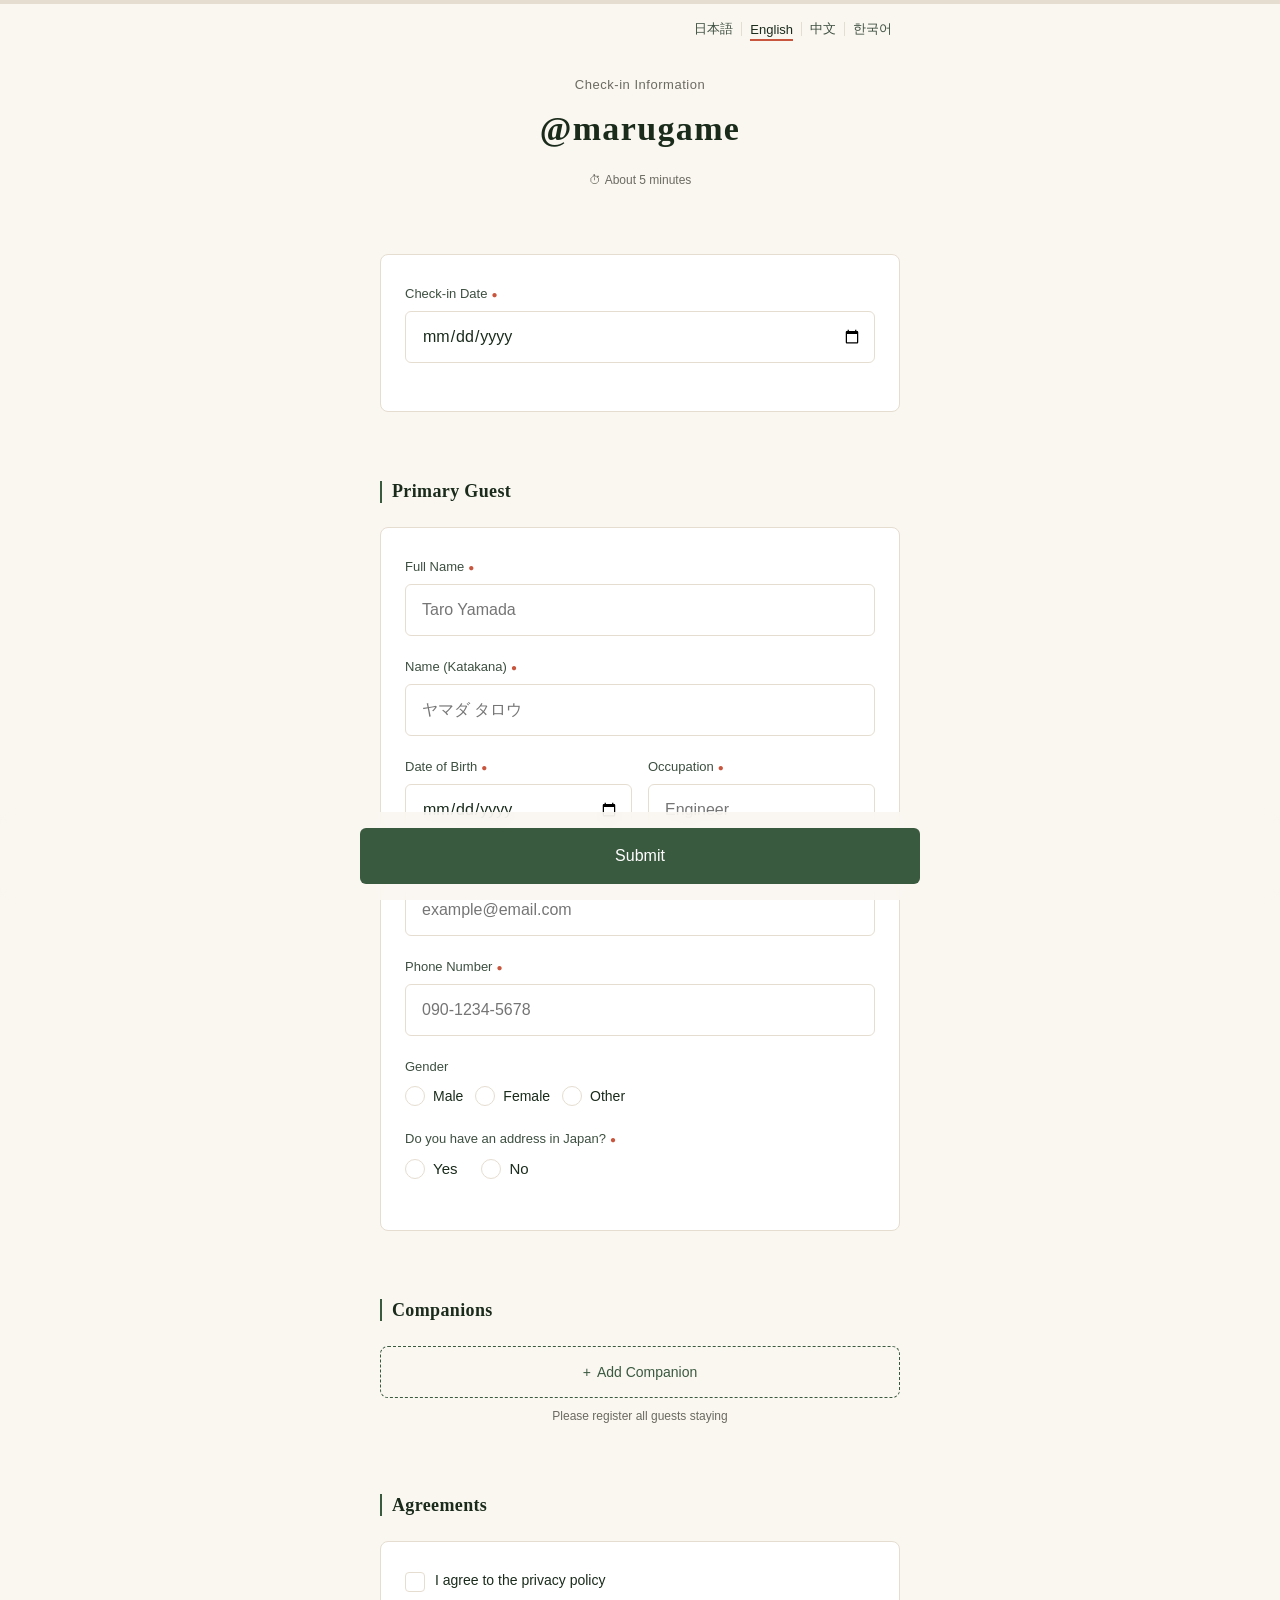
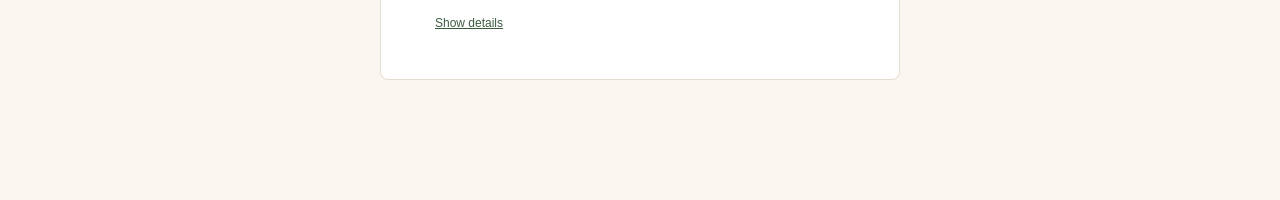
<file: index.html>
<!DOCTYPE html>
<html lang="ja">
<head>
  <meta charset="UTF-8">
  <meta name="viewport" content="width=device-width, initial-scale=1.0">
  <meta http-equiv="Content-Security-Policy" content="default-src 'self'; script-src 'self'; style-src 'self' https://fonts.googleapis.com 'unsafe-inline'; font-src https://fonts.gstatic.com; connect-src https://script.google.com https://script.googleusercontent.com; img-src 'self' data: blob:; form-action 'self'; frame-ancestors 'none'; base-uri 'self';">
  <title data-i18n="page_title">チェックイン情報登録</title>
  <link rel="preconnect" href="https://fonts.googleapis.com">
  <link rel="preconnect" href="https://fonts.gstatic.com" crossorigin>
  <link href="https://fonts.googleapis.com/css2?family=Cormorant+Garamond:wght@400;600&family=Noto+Sans+JP:wght@400;500&family=Noto+Serif+JP:wght@400;600&display=swap" rel="stylesheet">
  <link rel="stylesheet" href="style.css">
</head>
<body>

  <!-- Progress Bar -->
  <div class="progress-bar" role="progressbar" aria-valuenow="0" aria-valuemin="0" aria-valuemax="100">
    <div class="progress-bar__fill" id="progressFill"></div>
  </div>

  <!-- Language Switcher -->
  <nav class="lang-switcher" aria-label="Language">
    <button type="button" data-lang="ja" class="active">日本語</button>
    <span class="lang-separator" aria-hidden="true"></span>
    <button type="button" data-lang="en">English</button>
    <span class="lang-separator" aria-hidden="true"></span>
    <button type="button" data-lang="zh">中文</button>
    <span class="lang-separator" aria-hidden="true"></span>
    <button type="button" data-lang="ko">한국어</button>
  </nav>

  <!-- Screen Reader Announcements -->
  <div id="liveRegion" aria-live="polite" role="status"></div>

  <main class="form-container">
    <form id="checkinForm" novalidate>

      <!-- Header -->
      <header class="form-header">
        <p class="form-header__sub" data-i18n="checkin_info">チェックイン情報</p>
        <h1 class="form-header__property" id="propertyName">@marugame</h1>
        <p class="form-header__note">
          <span>&#9201; <span data-i18n="est_time">所要時間 約5分</span></span>
        </p>
      </header>

      <!-- Checkin Date -->
      <section class="form-section" id="sectionCheckinDate">
        <div class="guest-card">
          <div class="guest-card__body">
            <div class="field-row">
              <label for="checkin_date"><span data-i18n="checkin_date">チェックイン日</span><span class="required" aria-hidden="true">&#9679;</span></label>
              <div class="input-wrap">
                <input type="date" id="checkin_date" name="checkin_date" required aria-required="true">
                <span class="input-check" aria-hidden="true">&#10003;</span>
              </div>
              <div class="field-error" role="alert"></div>
            </div>
          </div>
        </div>
      </section>

      <!-- Section 1: Primary Guest -->
      <section class="form-section" id="sectionPrimary">
        <h2 class="section-title">
          <span data-i18n="primary_guest">代表者（1人目）</span>
          <span class="check-icon" aria-hidden="true">&#10003;</span>
        </h2>

        <div class="guest-card" id="primaryCard" data-role="primary">
          <div class="guest-card__body">
            <!-- Name -->
            <div class="field-row">
              <label for="primary_name"><span data-i18n="name">お名前</span><span class="required" aria-hidden="true">&#9679;</span></label>
              <div class="input-wrap">
                <input type="text" id="primary_name" name="primary_name" required autocomplete="name" aria-required="true" data-i18n-placeholder="name_placeholder" placeholder="山田 太郎 / Taro Yamada">
                <span class="input-check" aria-hidden="true">&#10003;</span>
              </div>
              <div class="field-error" role="alert"></div>
            </div>

            <!-- Kana (shown for Japan residents) -->
            <div class="field-row" id="primary_kana_row">
              <label for="primary_kana"><span data-i18n="kana">フリガナ</span><span class="required" aria-hidden="true">&#9679;</span></label>
              <div class="input-wrap">
                <input type="text" id="primary_kana" name="primary_kana" autocomplete="off" data-i18n-placeholder="kana_placeholder" placeholder="ヤマダ タロウ">
                <span class="input-check" aria-hidden="true">&#10003;</span>
              </div>
              <div class="field-error" role="alert"></div>
            </div>

            <!-- Birthday & Occupation -->
            <div class="field-row field-row--inline">
              <div>
                <label for="primary_birthdate"><span data-i18n="birthdate">生年月日</span><span class="required" aria-hidden="true">&#9679;</span></label>
                <div class="input-wrap">
                  <input type="date" id="primary_birthdate" name="primary_birthdate" required aria-required="true">
                  <span class="input-check" aria-hidden="true">&#10003;</span>
                </div>
                <div class="field-error" role="alert"></div>
              </div>
              <div>
                <label for="primary_occupation"><span data-i18n="occupation">ご職業</span><span class="required" aria-hidden="true">&#9679;</span></label>
                <div class="input-wrap">
                  <input type="text" id="primary_occupation" name="primary_occupation" required aria-required="true" data-i18n-placeholder="occupation_placeholder" placeholder="会社員">
                  <span class="input-check" aria-hidden="true">&#10003;</span>
                </div>
                <div class="field-error" role="alert"></div>
              </div>
            </div>

            <!-- Email -->
            <div class="field-row">
              <label for="primary_email"><span data-i18n="email">メールアドレス</span><span class="required" aria-hidden="true">&#9679;</span></label>
              <div class="input-wrap">
                <input type="email" id="primary_email" name="primary_email" required inputmode="email" autocomplete="email" aria-required="true" placeholder="example@email.com">
                <span class="input-check" aria-hidden="true">&#10003;</span>
              </div>
              <div class="field-error" role="alert"></div>
            </div>

            <!-- Phone -->
            <div class="field-row">
              <label for="primary_phone"><span data-i18n="phone">電話番号</span><span class="required" aria-hidden="true">&#9679;</span></label>
              <div class="input-wrap">
                <input type="tel" id="primary_phone" name="primary_phone" required inputmode="tel" autocomplete="tel" aria-required="true" placeholder="090-1234-5678">
                <span class="input-check" aria-hidden="true">&#10003;</span>
              </div>
              <div class="field-error" role="alert"></div>
            </div>

            <!-- Gender -->
            <div class="field-row">
              <label><span data-i18n="gender">性別</span></label>
              <div class="gender-options">
                <label class="radio-label">
                  <input type="radio" name="primary_gender" value="male">
                  <span data-i18n="gender_male">男性</span>
                </label>
                <label class="radio-label">
                  <input type="radio" name="primary_gender" value="female">
                  <span data-i18n="gender_female">女性</span>
                </label>
                <label class="radio-label">
                  <input type="radio" name="primary_gender" value="other">
                  <span data-i18n="gender_other">その他</span>
                </label>
              </div>
            </div>

            <!-- Residence -->
            <div class="field-row">
              <label><span data-i18n="residence_q">日本に住所がありますか？</span><span class="required" aria-hidden="true">&#9679;</span></label>
              <div class="radio-group">
                <label class="radio-label">
                  <input type="radio" name="primary_residence" value="japan" required aria-required="true">
                  <span data-i18n="yes">はい</span>
                </label>
                <label class="radio-label">
                  <input type="radio" name="primary_residence" value="foreign">
                  <span data-i18n="no">いいえ</span>
                </label>
              </div>
              <div class="field-error" role="alert"></div>
            </div>

            <!-- Japan Address (shown when residence=japan) -->
            <div class="field-row" id="primary_address_row" style="display:none;">
              <label for="primary_address"><span data-i18n="address">住所</span><span class="required" aria-hidden="true">&#9679;</span></label>
              <div class="input-wrap">
                <input type="text" id="primary_address" name="primary_address" autocomplete="street-address" data-i18n-placeholder="address_placeholder" placeholder="東京都渋谷区...">
                <span class="input-check" aria-hidden="true">&#10003;</span>
              </div>
              <div class="field-error" role="alert"></div>
            </div>

            <!-- Foreign Block (shown when residence=foreign) -->
            <div class="foreign-block" id="primary_foreign">
              <p class="foreign-block__notice" data-i18n="foreign_notice">&#9888; 海外居住の方はパスポート情報が必要です（旅館業法）</p>

              <div class="field-row">
                <label for="primary_nationality"><span data-i18n="nationality">国籍</span><span class="required" aria-hidden="true">&#9679;</span></label>
                <div class="input-wrap">
                  <input type="text" id="primary_nationality" name="primary_nationality" list="nationalities" autocomplete="off" data-i18n-placeholder="nationality_placeholder" placeholder="国名を入力...">
                  <span class="input-check" aria-hidden="true">&#10003;</span>
                </div>
                <div class="field-error" role="alert"></div>
              </div>

              <div class="field-row">
                <label for="primary_passport_num"><span data-i18n="passport_number">パスポート番号</span><span class="required" aria-hidden="true">&#9679;</span></label>
                <div class="input-wrap">
                  <input type="text" id="primary_passport_num" name="primary_passport_num" autocomplete="off" placeholder="AB1234567" pattern="[A-Za-z0-9]+">
                  <span class="input-check" aria-hidden="true">&#10003;</span>
                </div>
                <div class="field-error" role="alert"></div>
              </div>

              <div class="passport-upload">
                <label><span data-i18n="passport_image">パスポート画像（顔写真ページ）</span><span class="required" aria-hidden="true">&#9679;</span></label>
                <div class="passport-buttons">
                  <button type="button" class="passport-btn passport-file-btn" aria-label="ファイル選択">
                    &#128193; <span data-i18n="choose_file">ファイル選択</span>
                    <input type="file" accept="image/*" class="passport-file-input">
                  </button>
                  <button type="button" class="passport-btn passport-camera-btn" aria-label="撮影する">
                    &#128247; <span data-i18n="take_photo">撮影する</span>
                    <input type="file" accept="image/*" capture="environment" class="passport-camera-input">
                  </button>
                </div>
                <div class="passport-preview">
                  <span class="passport-preview__check" aria-hidden="true">&#10003;</span>
                  <span class="passport-preview__name"></span>
                  <button type="button" class="passport-preview__remove" aria-label="削除">&times;</button>
                </div>
                <p class="passport-security">&#128274; <span data-i18n="encrypted_msg">暗号化通信で送信されます</span></p>
              </div>
            </div>

          </div>
        </div>
      </section>

      <!-- Section 2: Companions -->
      <section class="form-section" id="sectionCompanions">
        <h2 class="section-title">
          <span data-i18n="companions">同行者</span>
          <span class="check-icon" aria-hidden="true">&#10003;</span>
        </h2>

        <div id="companionCards"></div>

        <button type="button" class="add-companion-btn" id="addCompanionBtn">
          + <span data-i18n="add_companion">同行者を追加</span>
        </button>
        <p class="companion-note" data-i18n="companion_note">宿泊する方全員の情報をご登録ください</p>
      </section>

      <!-- Section 3: Agreements -->
      <section class="form-section" id="sectionAgreements">
        <h2 class="section-title">
          <span data-i18n="agreements">同意事項</span>
          <span class="check-icon" aria-hidden="true">&#10003;</span>
        </h2>

        <div class="guest-card">
          <div class="agreement-item">
            <label class="checkbox-label">
              <input type="checkbox" id="agreePrivacy" required aria-required="true">
              <span data-i18n="agree_privacy">個人情報の取り扱いに同意する</span>
            </label>
            <div class="agreement-detail">
              <button type="button" class="agreement-toggle" data-target="privacyContent" data-i18n="show_detail">詳細を見る</button>
              <div class="agreement-content" id="privacyContent" data-i18n-html="privacy_text">
                <p>ご提供いただいた個人情報は、旅館業法に基づく宿泊者名簿の作成および管理の目的に限り使用いたします。</p>
                <p style="margin-top:8px;">パスポート画像を含む個人情報は、チェックイン日から3年間保管した後、適切に削除いたします。第三者への提供は法令に基づく場合を除き行いません。</p>
              </div>
            </div>
          </div>

          <div class="field-error" id="agreementError" role="alert"></div>
        </div>
      </section>

    </form>
  </main>

  <!-- Submit Bar -->
  <div class="submit-bar">
    <button type="button" class="submit-btn" id="submitBtn">
      <span class="submit-spinner" aria-hidden="true"></span>
      <span data-i18n="submit">登録する</span>
    </button>
  </div>

  <!-- Nationality Datalist -->
  <datalist id="nationalities"></datalist>

  <script src="script.js"></script>
</body>
</html>
</file>
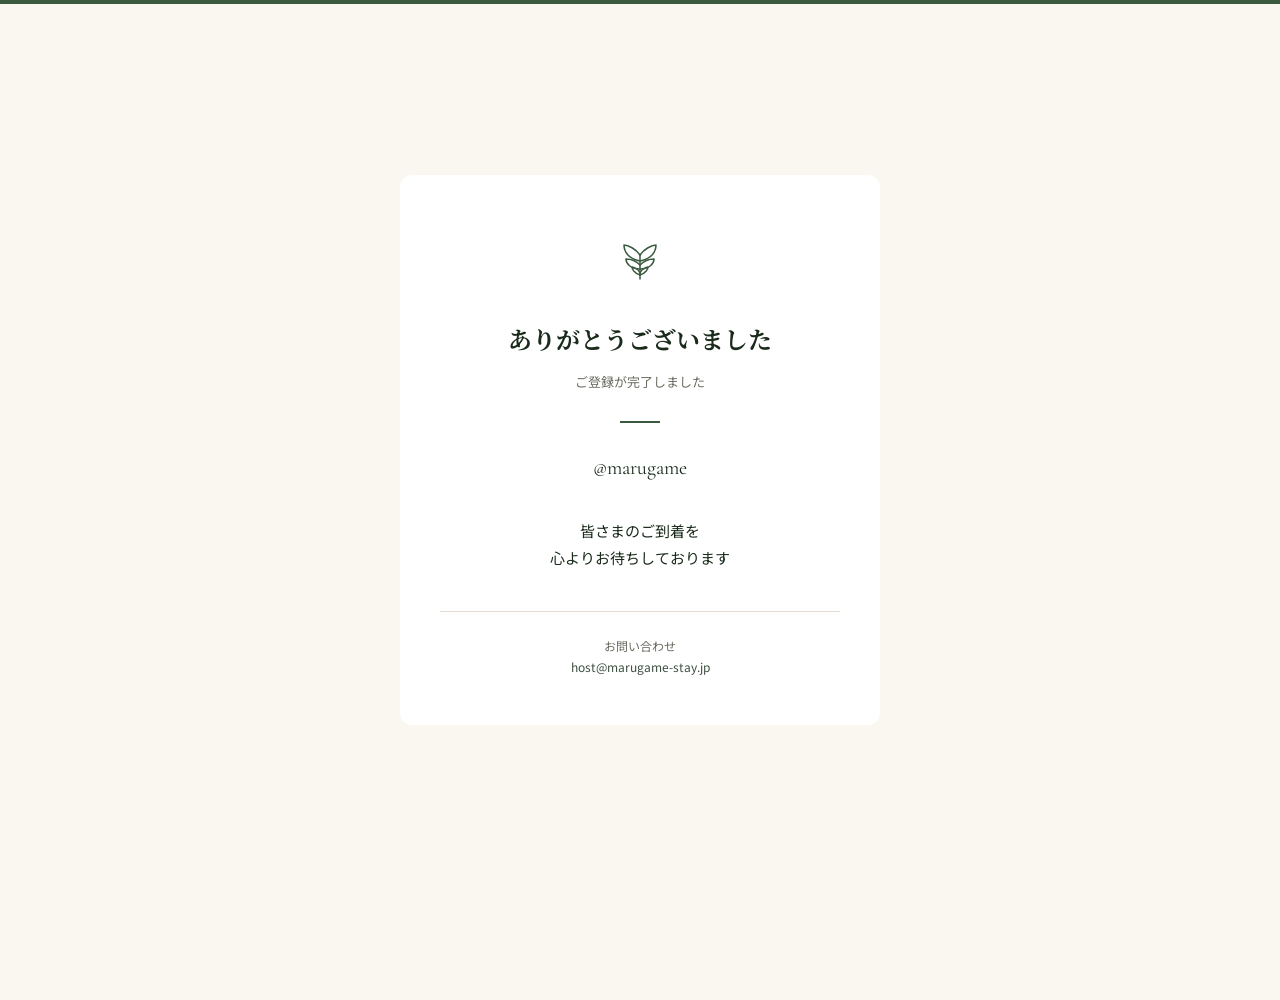
<file: thanks.html>
<!DOCTYPE html>
<html lang="ja">
<head>
  <meta charset="UTF-8">
  <meta name="viewport" content="width=device-width, initial-scale=1.0">
  <title>Thank You</title>
  <link rel="preconnect" href="https://fonts.googleapis.com">
  <link rel="preconnect" href="https://fonts.gstatic.com" crossorigin>
  <link href="https://fonts.googleapis.com/css2?family=Cormorant+Garamond:wght@400;600&family=Noto+Sans+JP:wght@400;500&family=Noto+Serif+JP:wght@400;600&display=swap" rel="stylesheet">
  <link rel="stylesheet" href="style.css">
</head>
<body>
  <div class="progress-bar"><div class="progress-bar__fill" style="width:100%;background:var(--color-primary)"></div></div>
  <div class="thanks-page">
    <div class="thanks-card">
      <!-- Olive leaf SVG -->
      <svg class="thanks-leaf" viewBox="0 0 48 48" fill="none" stroke="currentColor" stroke-width="1.5" stroke-linecap="round" stroke-linejoin="round">
        <path d="M24 44V20"/>
        <path d="M24 20C20 14 12 10 8 10c0 6 4 14 16 16"/>
        <path d="M24 20C28 14 36 10 40 10c0 6-4 14-16 16"/>
        <path d="M24 30C20 26 14 24 10 24c0 4 4 10 14 10"/>
        <path d="M24 30C28 26 34 24 38 24c0 4-4 10-14 10"/>
        <path d="M24 38C22 34 18 32 16 32c0 2 2 6 8 8"/>
        <path d="M24 38C26 34 30 32 32 32c0 2-2 6-8 8"/>
      </svg>

      <h1 class="thanks-title" id="thanksTitle">ありがとうございました</h1>
      <p class="thanks-subtitle" id="thanksSubtitle">ご登録が完了しました</p>

      <div class="thanks-divider"></div>

      <p class="thanks-property" id="thanksProperty">@marugame</p>
      <p class="thanks-checkin" id="thanksCheckin"></p>

      <p class="thanks-message" id="thanksMessage">皆さまのご到着を<br>心よりお待ちしております</p>

      <div class="thanks-footer">
        <p id="thanksContactLabel">お問い合わせ</p>
        <p><a href="mailto:host@marugame-stay.jp">host@marugame-stay.jp</a></p>
      </div>
    </div>
  </div>
  <script>
    const translations = {
      ja: { title: 'ありがとうございました', subtitle: 'ご登録が完了しました', checkinLabel: 'チェックイン日', message: '皆さまのご到着を<br>心よりお待ちしております', contact: 'お問い合わせ' },
      en: { title: 'Thank You', subtitle: 'Registration complete', checkinLabel: 'Check-in date', message: 'We look forward to<br>welcoming you', contact: 'Contact' },
      zh: { title: '谢谢', subtitle: '登记已完成', checkinLabel: '入住日期', message: '期待您的到来', contact: '联系方式' },
      ko: { title: '감사합니다', subtitle: '등록이 완료되었습니다', checkinLabel: '체크인 날짜', message: '여러분의 도착을<br>진심으로 기다리고 있겠습니다', contact: '문의처' }
    };

    const params = new URLSearchParams(location.search);
    const lang = params.get('lang') || 'ja';
    const property = params.get('property') || '@marugame';
    const checkin = params.get('checkin') || '';
    const t = translations[lang] || translations.ja;

    document.getElementById('thanksTitle').textContent = t.title;
    document.getElementById('thanksSubtitle').textContent = t.subtitle;
    document.getElementById('thanksProperty').textContent = property;
    if (checkin) {
      document.getElementById('thanksCheckin').textContent = t.checkinLabel + ' · ' + checkin.replace(/-/g, ' / ');
    }
    document.getElementById('thanksMessage').innerHTML = t.message;
    document.getElementById('thanksContactLabel').textContent = t.contact;
    document.documentElement.lang = lang;
  </script>
</body>
</html>
</file>
<file: style.css>
/* ===== CSS Variables ===== */
:root {
  --color-bg:           #FAF6F0;
  --color-surface:      #FFFFFF;
  --color-surface-soft: #F3ECE0;

  --color-primary:      #3A5A40;
  --color-primary-soft: #588157;
  --color-accent:       #C8553D;

  --color-text:         #1A2B1C;
  --color-text-soft:    #3D4F40;
  --color-text-muted:   #6B6B62;

  --color-border:       #E5DDD0;
  --color-border-focus: #3A5A40;

  --color-error:        #C8553D;
  --color-success:      #3A5A40;

  --font-heading: 'Cormorant Garamond', 'Noto Serif JP', serif;
  --font-body:    'Noto Sans JP', -apple-system, BlinkMacSystemFont, sans-serif;

  --max-width: 560px;
  --radius:    6px;
  --radius-card: 8px;
}

/* ===== Reset ===== */
*, *::before, *::after {
  box-sizing: border-box;
  margin: 0;
  padding: 0;
}

/* ===== Base ===== */
html {
  font-size: 16px;
  -webkit-text-size-adjust: 100%;
}

body {
  font-family: var(--font-body);
  background: var(--color-bg);
  color: var(--color-text);
  line-height: 1.7;
  min-height: 100vh;
  padding-bottom: 100px;
}

/* ===== Progress Bar (top) ===== */
.progress-bar {
  position: fixed;
  top: 0;
  left: 0;
  width: 100%;
  height: 4px;
  background: var(--color-border);
  z-index: 1000;
}

.progress-bar__fill {
  height: 100%;
  width: 0%;
  background: var(--color-primary);
  transition: width 0.4s ease;
}

/* ===== Language Switcher ===== */
.lang-switcher {
  display: flex;
  justify-content: flex-end;
  align-items: center;
  gap: 0;
  padding: 16px 20px 0;
  max-width: var(--max-width);
  margin: 0 auto;
}

.lang-switcher button {
  background: none;
  border: none;
  font-family: var(--font-body);
  font-size: 13px;
  color: var(--color-text-soft);
  cursor: pointer;
  padding: 4px 8px;
  position: relative;
  transition: color 0.2s;
}

.lang-switcher button.active {
  color: var(--color-text);
}

.lang-switcher button.active::after {
  content: '';
  position: absolute;
  bottom: 0;
  left: 8px;
  right: 8px;
  height: 2px;
  background: var(--color-accent);
}

.lang-switcher button:hover {
  color: var(--color-text);
}

.lang-separator {
  width: 1px;
  height: 14px;
  background: var(--color-border);
}

/* ===== Main Container ===== */
.form-container {
  max-width: var(--max-width);
  margin: 0 auto;
  padding: 0 20px;
}

/* ===== Header ===== */
.form-header {
  text-align: center;
  padding: 32px 0 0;
}

.form-header__sub {
  font-size: 13px;
  color: var(--color-text-muted);
  letter-spacing: 0.04em;
  margin-bottom: 4px;
}

.form-header__property {
  font-family: var(--font-heading);
  font-size: 34px;
  letter-spacing: 0.04em;
  color: var(--color-text);
  font-weight: 600;
}

.form-header__note {
  font-size: 12px;
  color: var(--color-text-muted);
  margin-top: 12px;
  display: flex;
  align-items: center;
  justify-content: center;
  gap: 12px;
}

.form-header__note span {
  display: inline-flex;
  align-items: center;
  gap: 4px;
}

/* ===== Section ===== */
.form-section {
  margin-top: 64px;
}

.section-title {
  display: flex;
  align-items: center;
  gap: 10px;
  font-family: var(--font-heading);
  font-size: 18px;
  letter-spacing: 0.02em;
  color: var(--color-text);
  font-weight: 600;
  margin-bottom: 20px;
}

.section-title::before {
  content: '';
  display: block;
  width: 2px;
  height: 22px;
  background: var(--color-primary);
  flex-shrink: 0;
}

.section-title .check-icon {
  margin-left: auto;
  color: var(--color-success);
  opacity: 0;
  transition: opacity 0.3s ease;
  font-size: 16px;
}

.section-title .check-icon.visible {
  opacity: 1;
}

/* ===== Guest Card ===== */
.guest-card {
  background: var(--color-surface);
  border: 1px solid var(--color-border);
  border-radius: var(--radius-card);
  padding: 28px 24px;
  margin-bottom: 20px;
  animation: cardSlideIn 0.3s ease;
}

@keyframes cardSlideIn {
  from {
    opacity: 0;
    transform: translateY(12px);
  }
  to {
    opacity: 1;
    transform: translateY(0);
  }
}

.guest-card__header {
  display: flex;
  justify-content: space-between;
  align-items: center;
  margin-bottom: 20px;
}

.guest-card__label {
  font-size: 14px;
  font-weight: 500;
  color: var(--color-text-soft);
}

.guest-card__remove {
  background: none;
  border: none;
  font-size: 12px;
  color: var(--color-accent);
  cursor: pointer;
  padding: 4px 8px;
  font-family: var(--font-body);
  transition: opacity 0.2s;
}

.guest-card__remove:hover {
  opacity: 0.7;
}

.guest-card__collapse-btn {
  background: none;
  border: none;
  font-size: 12px;
  color: var(--color-text-muted);
  cursor: pointer;
  padding: 4px 8px;
  font-family: var(--font-body);
}

.guest-card.collapsed .guest-card__body {
  display: none;
}

.guest-card.collapsed .guest-card__summary {
  display: block;
}

.guest-card__summary {
  display: none;
  font-size: 13px;
  color: var(--color-text-soft);
  padding: 4px 0;
}

/* ===== Form Fields ===== */
.field-row {
  margin-bottom: 20px;
}

.field-row--inline {
  display: grid;
  grid-template-columns: 1fr 1fr;
  gap: 16px;
}

label {
  display: block;
  font-size: 13px;
  color: var(--color-text-soft);
  margin-bottom: 6px;
  font-weight: 400;
}

label .required {
  color: var(--color-accent);
  font-size: 10px;
  margin-left: 4px;
  vertical-align: middle;
}

.input-wrap {
  position: relative;
}

input[type="text"],
input[type="email"],
input[type="tel"],
input[type="date"],
input[type="number"],
select {
  width: 100%;
  height: 52px;
  padding: 0 16px;
  border: 1px solid var(--color-border);
  border-radius: var(--radius);
  background: var(--color-surface);
  font-family: var(--font-body);
  font-size: 16px;
  color: var(--color-text);
  transition: border-color 0.2s;
  -webkit-appearance: none;
  appearance: none;
  font-variant-numeric: tabular-nums;
}

input[type="date"] {
  padding-right: 12px;
}

select {
  background-image: url("data:image/svg+xml,%3Csvg xmlns='http://www.w3.org/2000/svg' width='12' height='8' viewBox='0 0 12 8'%3E%3Cpath d='M1 1l5 5 5-5' stroke='%236B7568' stroke-width='1.5' fill='none'/%3E%3C/svg%3E");
  background-repeat: no-repeat;
  background-position: right 16px center;
  padding-right: 40px;
}

input:focus,
select:focus {
  outline: none;
  border-color: var(--color-border-focus);
}

input:focus-visible,
select:focus-visible {
  outline: 2px solid var(--color-primary);
  outline-offset: 2px;
}

input.invalid,
select.invalid {
  border-color: var(--color-error);
}

.input-check {
  position: absolute;
  right: 12px;
  top: 50%;
  transform: translateY(-50%);
  color: var(--color-success);
  font-size: 14px;
  opacity: 0;
  transition: opacity 0.3s;
  pointer-events: none;
}

.input-check.visible {
  opacity: 1;
}

.field-error {
  font-size: 12px;
  color: var(--color-error);
  margin-top: 4px;
  min-height: 0;
  overflow: hidden;
  transition: all 0.2s;
}

.field-error:empty {
  margin-top: 0;
}

/* ===== Radio Groups ===== */
.radio-group {
  display: flex;
  gap: 24px;
  margin-top: 4px;
}

.radio-label {
  display: inline-flex;
  align-items: center;
  gap: 8px;
  cursor: pointer;
  font-size: 15px;
  color: var(--color-text);
  margin-bottom: 0;
}

.radio-label input[type="radio"] {
  -webkit-appearance: none;
  appearance: none;
  width: 20px;
  height: 20px;
  border: 1.5px solid var(--color-border);
  border-radius: 50%;
  background: var(--color-surface);
  cursor: pointer;
  position: relative;
  flex-shrink: 0;
  transition: border-color 0.2s;
}

.radio-label input[type="radio"]:checked {
  border-color: var(--color-primary);
}

.radio-label input[type="radio"]:checked::after {
  content: '';
  position: absolute;
  top: 50%;
  left: 50%;
  transform: translate(-50%, -50%);
  width: 10px;
  height: 10px;
  border-radius: 50%;
  background: var(--color-primary);
}

.radio-label input[type="radio"]:focus-visible {
  outline: 2px solid var(--color-primary);
  outline-offset: 2px;
}

/* ===== Checkbox ===== */
.checkbox-label {
  display: inline-flex;
  align-items: flex-start;
  gap: 10px;
  cursor: pointer;
  font-size: 14px;
  color: var(--color-text);
  line-height: 1.5;
  margin-bottom: 0;
}

.checkbox-label input[type="checkbox"] {
  -webkit-appearance: none;
  appearance: none;
  width: 20px;
  height: 20px;
  min-width: 20px;
  border: 1.5px solid var(--color-border);
  border-radius: 4px;
  background: var(--color-surface);
  cursor: pointer;
  position: relative;
  margin-top: 2px;
  transition: all 0.2s;
}

.checkbox-label input[type="checkbox"]:checked {
  background: var(--color-primary);
  border-color: var(--color-primary);
}

.checkbox-label input[type="checkbox"]:checked::after {
  content: '';
  position: absolute;
  top: 3px;
  left: 6px;
  width: 5px;
  height: 9px;
  border: solid white;
  border-width: 0 2px 2px 0;
  transform: rotate(45deg);
}

.checkbox-label input[type="checkbox"]:focus-visible {
  outline: 2px solid var(--color-primary);
  outline-offset: 2px;
}

/* ===== Foreign Block ===== */
.foreign-block {
  border-left: 2px solid var(--color-accent);
  background: var(--color-surface-soft);
  border-radius: 0 var(--radius) var(--radius) 0;
  padding: 20px 20px 20px 18px;
  margin-top: 16px;
  display: none;
}

.foreign-block.visible {
  display: block;
  animation: cardSlideIn 0.3s ease;
}

.foreign-block__notice {
  font-size: 13px;
  color: var(--color-accent);
  font-weight: 500;
  margin-bottom: 16px;
  line-height: 1.6;
}

/* ===== Passport Upload ===== */
.passport-upload {
  margin-top: 16px;
}

.passport-buttons {
  display: flex;
  gap: 12px;
  margin-top: 8px;
}

.passport-btn {
  flex: 1;
  display: inline-flex;
  align-items: center;
  justify-content: center;
  gap: 6px;
  height: 44px;
  border: 1.5px solid var(--color-primary);
  border-radius: var(--radius);
  background: transparent;
  color: var(--color-primary);
  font-family: var(--font-body);
  font-size: 13px;
  cursor: pointer;
  transition: all 0.2s;
}

.passport-btn:hover {
  background: rgba(58, 90, 64, 0.05);
}

.passport-btn:focus-visible {
  outline: 2px solid var(--color-primary);
  outline-offset: 2px;
}

.passport-btn input[type="file"] {
  display: none;
}

.passport-preview {
  display: none;
  align-items: center;
  gap: 10px;
  margin-top: 12px;
  padding: 10px 14px;
  background: var(--color-surface);
  border: 1px solid var(--color-border);
  border-radius: var(--radius);
  font-size: 13px;
  color: var(--color-text-soft);
}

.passport-preview.visible {
  display: flex;
}

.passport-preview__name {
  flex: 1;
  overflow: hidden;
  text-overflow: ellipsis;
  white-space: nowrap;
}

.passport-preview__check {
  color: var(--color-success);
}

.passport-preview__remove {
  background: none;
  border: none;
  color: var(--color-accent);
  cursor: pointer;
  font-size: 14px;
  padding: 2px 4px;
}

.passport-security {
  font-size: 11px;
  color: var(--color-text-muted);
  margin-top: 8px;
  display: flex;
  align-items: center;
  gap: 4px;
}

/* ===== Add Companion Button ===== */
.add-companion-btn {
  width: 100%;
  height: 52px;
  border: 1.5px dashed var(--color-primary);
  border-radius: var(--radius-card);
  background: transparent;
  color: var(--color-primary);
  font-family: var(--font-body);
  font-size: 14px;
  cursor: pointer;
  display: flex;
  align-items: center;
  justify-content: center;
  gap: 6px;
  transition: all 0.2s;
  margin-bottom: 8px;
}

.add-companion-btn:hover {
  background: rgba(58, 90, 64, 0.04);
}

.add-companion-btn:focus-visible {
  outline: 2px solid var(--color-primary);
  outline-offset: 2px;
}

.companion-note {
  text-align: center;
  font-size: 12px;
  color: var(--color-text-muted);
}

/* ===== Agreement Section ===== */
.agreement-item {
  margin-bottom: 16px;
}

.agreement-detail {
  margin-top: 8px;
  margin-left: 30px;
}

.agreement-toggle {
  background: none;
  border: none;
  color: var(--color-primary);
  font-size: 12px;
  cursor: pointer;
  font-family: var(--font-body);
  text-decoration: underline;
  padding: 0;
}

.agreement-content {
  display: none;
  font-size: 12px;
  color: var(--color-text-soft);
  line-height: 1.7;
  margin-top: 8px;
  padding: 12px 16px;
  background: var(--color-surface-soft);
  border-radius: var(--radius);
}

.agreement-content.open {
  display: block;
}

/* ===== Submit Bar ===== */
.submit-bar {
  position: fixed;
  bottom: 0;
  left: 0;
  right: 0;
  padding: 16px 20px;
  padding-bottom: max(16px, env(safe-area-inset-bottom));
  background: rgba(250, 246, 240, 0.85);
  backdrop-filter: blur(8px);
  -webkit-backdrop-filter: blur(8px);
  z-index: 100;
}

.submit-btn {
  display: block;
  width: 100%;
  max-width: var(--max-width);
  margin: 0 auto;
  height: 56px;
  border: none;
  border-radius: var(--radius);
  background: var(--color-primary);
  color: white;
  font-family: var(--font-body);
  font-size: 16px;
  font-weight: 500;
  cursor: pointer;
  transition: all 0.2s;
  display: flex;
  align-items: center;
  justify-content: center;
  gap: 8px;
}

.submit-btn:hover {
  background: var(--color-primary-soft);
}

.submit-btn:disabled {
  opacity: 0.5;
  cursor: not-allowed;
}

.submit-btn:focus-visible {
  outline: 2px solid var(--color-primary);
  outline-offset: 2px;
}

.submit-spinner {
  display: none;
  width: 18px;
  height: 18px;
  border: 2px solid rgba(255, 255, 255, 0.3);
  border-top-color: white;
  border-radius: 50%;
  animation: spin 0.6s linear infinite;
}

.submit-btn.loading .submit-spinner {
  display: block;
}

@keyframes spin {
  to { transform: rotate(360deg); }
}

/* ===== Gender field ===== */
.gender-options {
  display: flex;
  gap: 12px;
  flex-wrap: wrap;
}

.gender-options .radio-label {
  font-size: 14px;
}

/* ===== Thanks Page ===== */
.thanks-page {
  min-height: 100vh;
  display: flex;
  align-items: center;
  justify-content: center;
  padding: 20px;
}

.thanks-card {
  background: var(--color-surface);
  border-radius: 12px;
  padding: 60px 40px 48px;
  max-width: 480px;
  width: 100%;
  text-align: center;
}

.thanks-leaf {
  width: 48px;
  height: 48px;
  margin: 0 auto 32px;
  color: var(--color-primary);
}

.thanks-title {
  font-family: var(--font-heading);
  font-size: 24px;
  color: var(--color-text);
  margin-bottom: 8px;
}

.thanks-subtitle {
  font-size: 13px;
  color: var(--color-text-muted);
  margin-bottom: 28px;
}

.thanks-divider {
  width: 40px;
  height: 2px;
  background: var(--color-primary);
  margin: 0 auto 28px;
}

.thanks-property {
  font-family: var(--font-heading);
  font-size: 20px;
  color: var(--color-text);
  margin-bottom: 4px;
}

.thanks-checkin {
  font-size: 13px;
  color: var(--color-text-soft);
  margin-bottom: 32px;
}

.thanks-message {
  font-size: 15px;
  color: var(--color-text);
  line-height: 1.8;
}

.thanks-footer {
  margin-top: 40px;
  padding-top: 24px;
  border-top: 1px solid var(--color-border);
  font-size: 12px;
  color: var(--color-text-muted);
}

.thanks-footer a {
  color: var(--color-text-soft);
  text-decoration: none;
}

/* ===== Error Page ===== */
.error-page {
  min-height: 100vh;
  display: flex;
  align-items: center;
  justify-content: center;
  padding: 20px;
}

.error-card {
  max-width: 480px;
  width: 100%;
  text-align: center;
  padding: 60px 40px;
}

.error-dot {
  width: 8px;
  height: 8px;
  border-radius: 50%;
  background: var(--color-accent);
  margin: 0 auto 24px;
}

.error-title {
  font-family: var(--font-heading);
  font-size: 22px;
  color: var(--color-text);
  margin-bottom: 16px;
}

.error-message {
  font-size: 14px;
  color: var(--color-text-soft);
  line-height: 1.7;
  margin-bottom: 32px;
}

.error-contact {
  font-size: 13px;
  color: var(--color-text-muted);
}

.error-contact a {
  color: var(--color-text-soft);
  text-decoration: none;
}

/* ===== Utilities ===== */
[aria-live] {
  clip: rect(0 0 0 0);
  clip-path: inset(50%);
  height: 1px;
  overflow: hidden;
  position: absolute;
  white-space: nowrap;
  width: 1px;
}

[aria-live].visible-live {
  clip: auto;
  clip-path: none;
  height: auto;
  overflow: visible;
  position: static;
  white-space: normal;
  width: auto;
}

/* ===== Responsive ===== */
@media (max-width: 600px) {
  .form-container {
    padding: 0 16px;
  }

  .guest-card {
    padding: 24px 18px;
  }

  .field-row--inline {
    grid-template-columns: 1fr;
    gap: 20px;
  }

  .thanks-card {
    padding: 48px 24px 36px;
  }

  .passport-buttons {
    flex-direction: column;
  }
}
</file>
